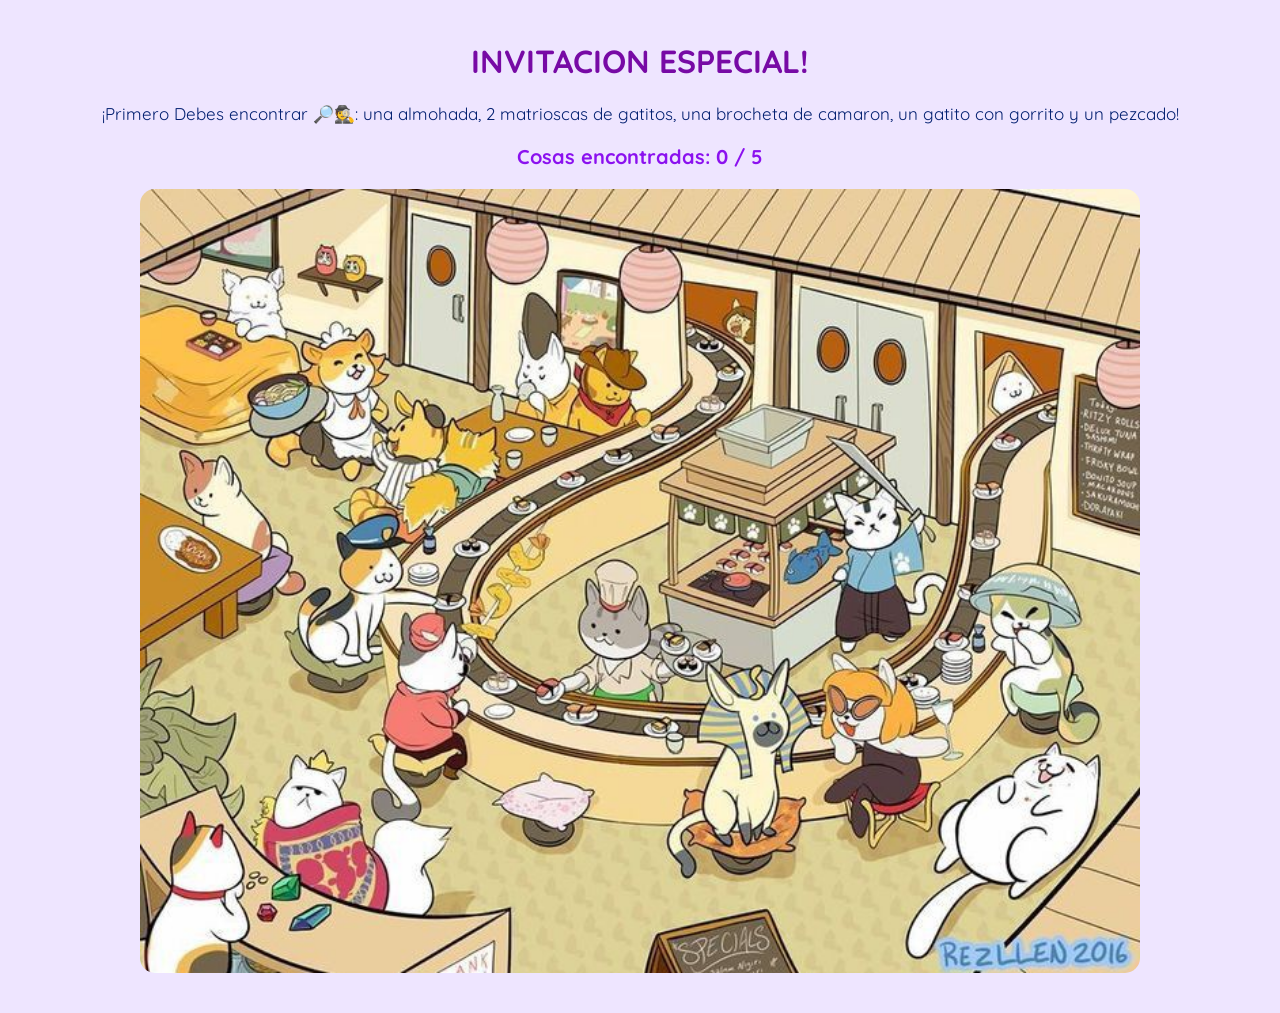
<file: index.html>
<!DOCTYPE html>
<html lang="es">

<head>
    <meta charset="UTF-8">
    <meta name="viewport" content="width=device-width, initial-scale=1.0">

    <title>INVITACION ESPECIAL</title>

    <meta name="description" content="Find the five hidden doggies!">
    <meta name="author" content="Moseley Jimenez">

    <link rel="icon" href="images/favicon.ico" type="image/x-icon">
    <link rel="stylesheet" href="styles/styles.css">

    <link rel="preconnect" href="https://fonts.googleapis.com">
    <link rel="preconnect" href="https://fonts.gstatic.com" crossorigin>
    <link href="https://fonts.googleapis.com/css2?family=Libre+Baskerville:ital,wght@0,400;0,700;1,400&family=Quicksand:wght@300..700&family=Roboto:ital,wght@0,100..900;1,100..900&family=Tiny5+Duo:ital,wght@0,100..900;1,100..900&display=swap" rel="stylesheet">

    
    </head>

<body>

    <main id="gameContainer">

        <h1>INVITACION ESPECIAL!</h1>

        <p>
            ¡Primero Debes encontrar 🔎🕵️: 
            una almohada, 2 matrioscas de gatitos, 
            una brocheta de camaron, un gatito con gorrito y
            un pezcado!</h1>

        </p>

        <p id="score">
            Cosas encontradas: 0 / 5
        </p>

        <!-- Área del juego -->

        <div id="gameArea">

            <!-- Imagen de la habitación -->

            <img
                src="images/download.jpg"
                id="scene"
                alt="Habitación con cinco perritos escondidos"
            >

            <!-- Zonas secretas de los perritos -->

            <button class="dog" id="dog1" aria-label="Perrito 1"></button>

            <button class="dog" id="dog2" aria-label="Perrito 2"></button>

            <button class="dog" id="dog3" aria-label="Perrito 3"></button>

            <button class="dog" id="dog4" aria-label="Perrito 4"></button>

            <button class="dog" id="dog5" aria-label="Perrito 5"></button>

        </div>

        <div class="bubbles">
            <span></span>
            <span></span>
            <span></span>
            <span></span>
            <span></span>
            <span></span>
            <span></span>
            <span></span>
            <span></span>
            <span></span>
        </div>

    </main>


    <!-- Pantalla final -->

    <div id="gameOverScreen">

        <a href="invitation.html" target="_blank">
            YEIIIIII puedes abrir la invitation ♡
        </a>

    </div>


    <!-- JavaScript -->

    <script src="scripts/scripts.js"></script>

</body>

</html>
</file>
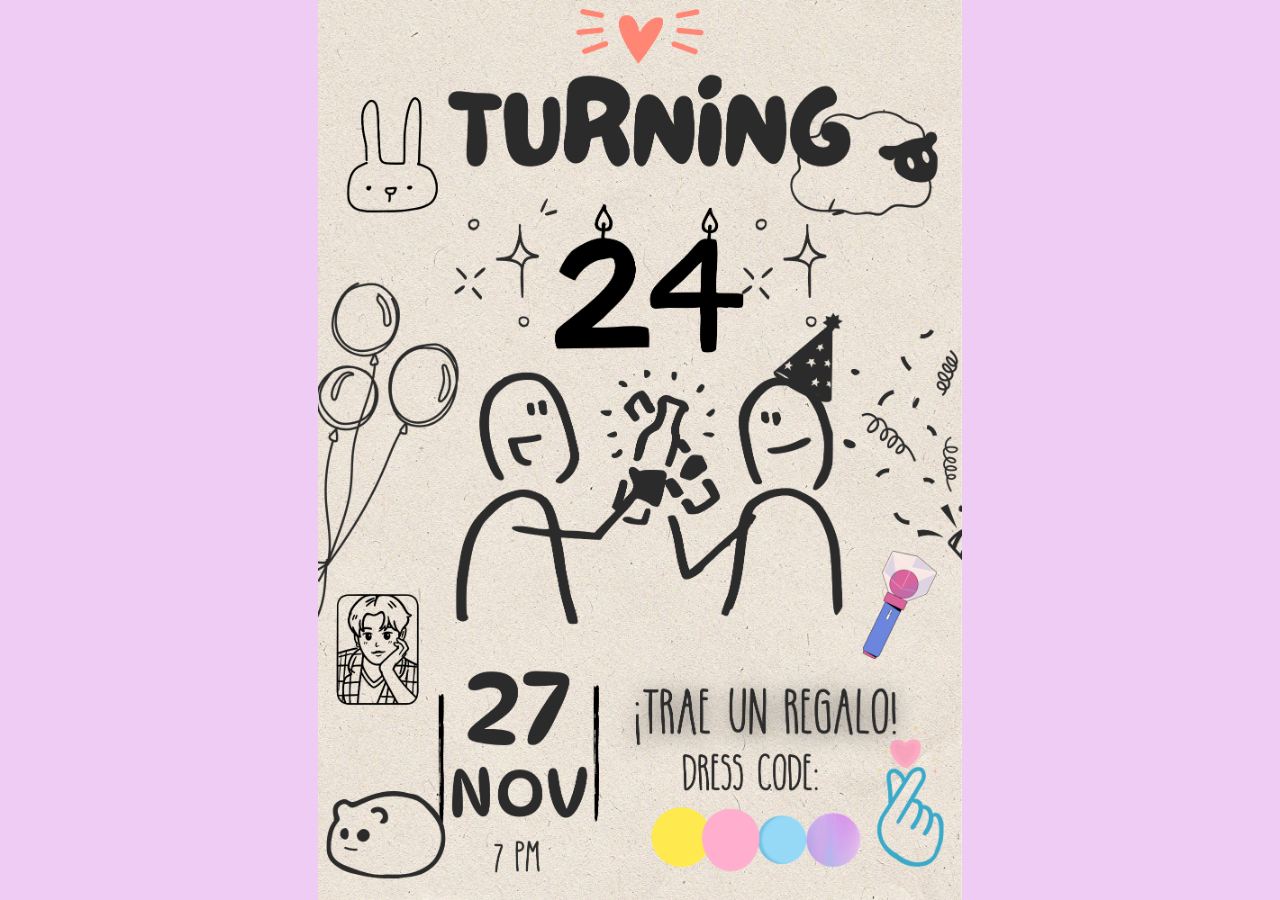
<file: invitation.html>
<!DOCTYPE html>
<html lang="es">
<head>
    <meta charset="UTF-8">
    <meta name="viewport" content="width=device-width, initial-scale=1.0">
    <title>Invitación</title>
    <link rel="stylesheet" href="styles/invitation.css">
    <link rel="icon" href="images/favicon.ico" type="image/x-icon">
    
</head>

<body>

    <img 
        src="images/invitacion.png" 
        alt="Invitación a la fiesta de cumpleaños"
    >

</body>
</html>
</file>
<file: styles/styles.css>
/*body {
    font-family: Arial, sans-serif;
    text-align: center;
    background-color: #f0f8ff;
    margin: 0;
    padding: 20px;
}
h1 { color: #333; }
#gameArea {
    width: 600px;
    height: 200px;
    border-bottom: 4px solid #8B4513;
    background-color: #e0f7fa;
    position: relative;
    margin: 20px auto;
    overflow: hidden;
}
#rabbit {
    width: 40px;
    height: 40px;
    font-size: 35px;
    position: absolute;
    bottom: 0;
    left: 50px;
}
.jump {
    animation: jumpAnim 0.5s linear;
}
@keyframes jumpAnim {
    0% { bottom: 0; }
    50% { bottom: 100px; }
    100% { bottom: 0; }
}
#obstacle {
    width: 30px;
    height: 35px;
    font-size: 30px;
    position: absolute;
    bottom: 0;
    right: -40px;
}
.blockMove {
    animation: blockAnim 1.5s infinite linear;
}
@keyframes blockAnim {
    0% { right: -40px; }
    100% { right: 640px; }
}
#gameOverScreen {
    display: none;
    margin-top: 20px;
}
.btn {
    background-color: #ebacd4;
    color: white;
    padding: 12px 24px;
    font-size: 18px;
    border: none;
    border-radius: 5px;
    cursor: pointer;
    text-decoration: none;
    display: inline-block;
    margin: 10px;
}
.btn:hover { background-color: #431a3a; }
.btn-retry { background-color: #ce8ef3; }

*/


* {
    box-sizing: border-box;
}

body {
    margin: 0;
    padding: 20px;
    background-color: #eee5ff;
    font-family: 'Quicksand', sans-serif;
    text-align: center;
    color: #032071;
}

#gameContainer {
    max-width: 1100px;
    margin: 0 auto;
}

h1 {
    color: #770aa5;
    font-size: 32px;
}

p {
    font-size: 17px;
}

#score {
    font-weight: bold;
    font-size: 20px;
    color: #8b11ef;
    margin: 20px;
}

#gameArea {
    position: relative;
    width: 100%;
    max-width: 1000px;
    margin: 20px auto;
}

#scene {
    display: block;
    width: 100%;
    height: auto;
    border-radius: 15px;
}

/* BOTONES DE PRUEBA */

.dog {
    display: block;
    position: absolute;
    width: 8%;
    height: 12%;
    background-color: transparent;
    border: 3px solid transparent;
    cursor: pointer;
    transform: translate(-50%, -50%);
    z-index: 10;
}

/* POSICIONES */

#dog1 {
    left: 86%;
    top: 30%;
}

#dog2 {
    left: 66%;
    top: 50%;
}

#dog3 {
    left: 38%;
    top: 50%;
}

#dog4 {
    left: 20%;
    top: 10%;
}

#dog5 {
    left: 40%;
    top: 80%;
}

.dog.found {
    background-color: rgba(246, 226, 10, 0.468);
}

/* PANTALLA NEGRA */

#gameOverScreen {
    display: none;
    position: fixed;
    inset: 0;
    background-color: black;
    z-index: 9999;
    justify-content: center;
    align-items: center;
}

#gameOverScreen a {
    color: #d9b8ff;
    font-size: 20px;
    text-decoration: none;
}

@media (max-width: 600px) {
    body {
        padding: 10px;
    }

    h1 {
        font-size: 24px;
    }
}

/* BURBUJITAS DE FONDO */

.bubbles {
    position: fixed;
    inset: 0;
    overflow: hidden;
    pointer-events: none;
    z-index: 0;
}

.bubbles span {
    position: absolute;
    bottom: -100px;
    width: 35px;
    height: 35px;
    border-radius: 50%;
    background: rgba(255, 255, 255, 0.45);
    border: 2px solid rgba(255, 255, 255, 0.7);
    animation: float 12s infinite linear;
}

/* Diferentes posiciones y tamaños */

.bubbles span:nth-child(1) {
    left: 10%;
    animation-duration: 9s;
}

.bubbles span:nth-child(2) {
    left: 25%;
    width: 20px;
    height: 20px;
    animation-duration: 12s;
}

.bubbles span:nth-child(3) {
    left: 40%;
    width: 50px;
    height: 50px;
    animation-duration: 15s;
}

.bubbles span:nth-child(4) {
    left: 55%;
    animation-duration: 10s;
}

.bubbles span:nth-child(5) {
    left: 70%;
    width: 25px;
    height: 25px;
    animation-duration: 13s;
}

.bubbles span:nth-child(6) {
    left: 85%;
    width: 45px;
    height: 45px;
    animation-duration: 16s;
}

.bubbles span:nth-child(7) {
    left: 95%;
    animation-duration: 11s;
}

.bubbles span:nth-child(8) {
    left: 5%;
    width: 15px;
    height: 15px;
    animation-duration: 14s;
}

.bubbles span:nth-child(9) {
    left: 60%;
    width: 18px;
    height: 18px;
    animation-duration: 8s;
}

.bubbles span:nth-child(10) {
    left: 35%;
    width: 30px;
    height: 30px;
    animation-duration: 17s;
}

@keyframes float {
    0% {
        transform: translateY(0) translateX(0);
        opacity: 0;
    }

    20% {
        opacity: 0.8;
    }

    80% {
        opacity: 0.8;
    }

    100% {
        transform: translateY(-110vh) translateX(40px);
        opacity: 0;
    }
}

#gameContainer {
    position: relative;
    z-index: 1;
}
</file>
<file: styles/invitation.css>
* {
    box-sizing: border-box;
}

body {
    margin: 0;
    padding: 0;
    width: 100%;
    height: 100vh;
    display: flex;
    justify-content: center;
    align-items: center;
    overflow: hidden;
    background-color: #eeccf4;
}

img {
    max-width: 100%;
    max-height: 100vh;
    width: auto;
    height: auto;
    object-fit: contain;
}
</file>
